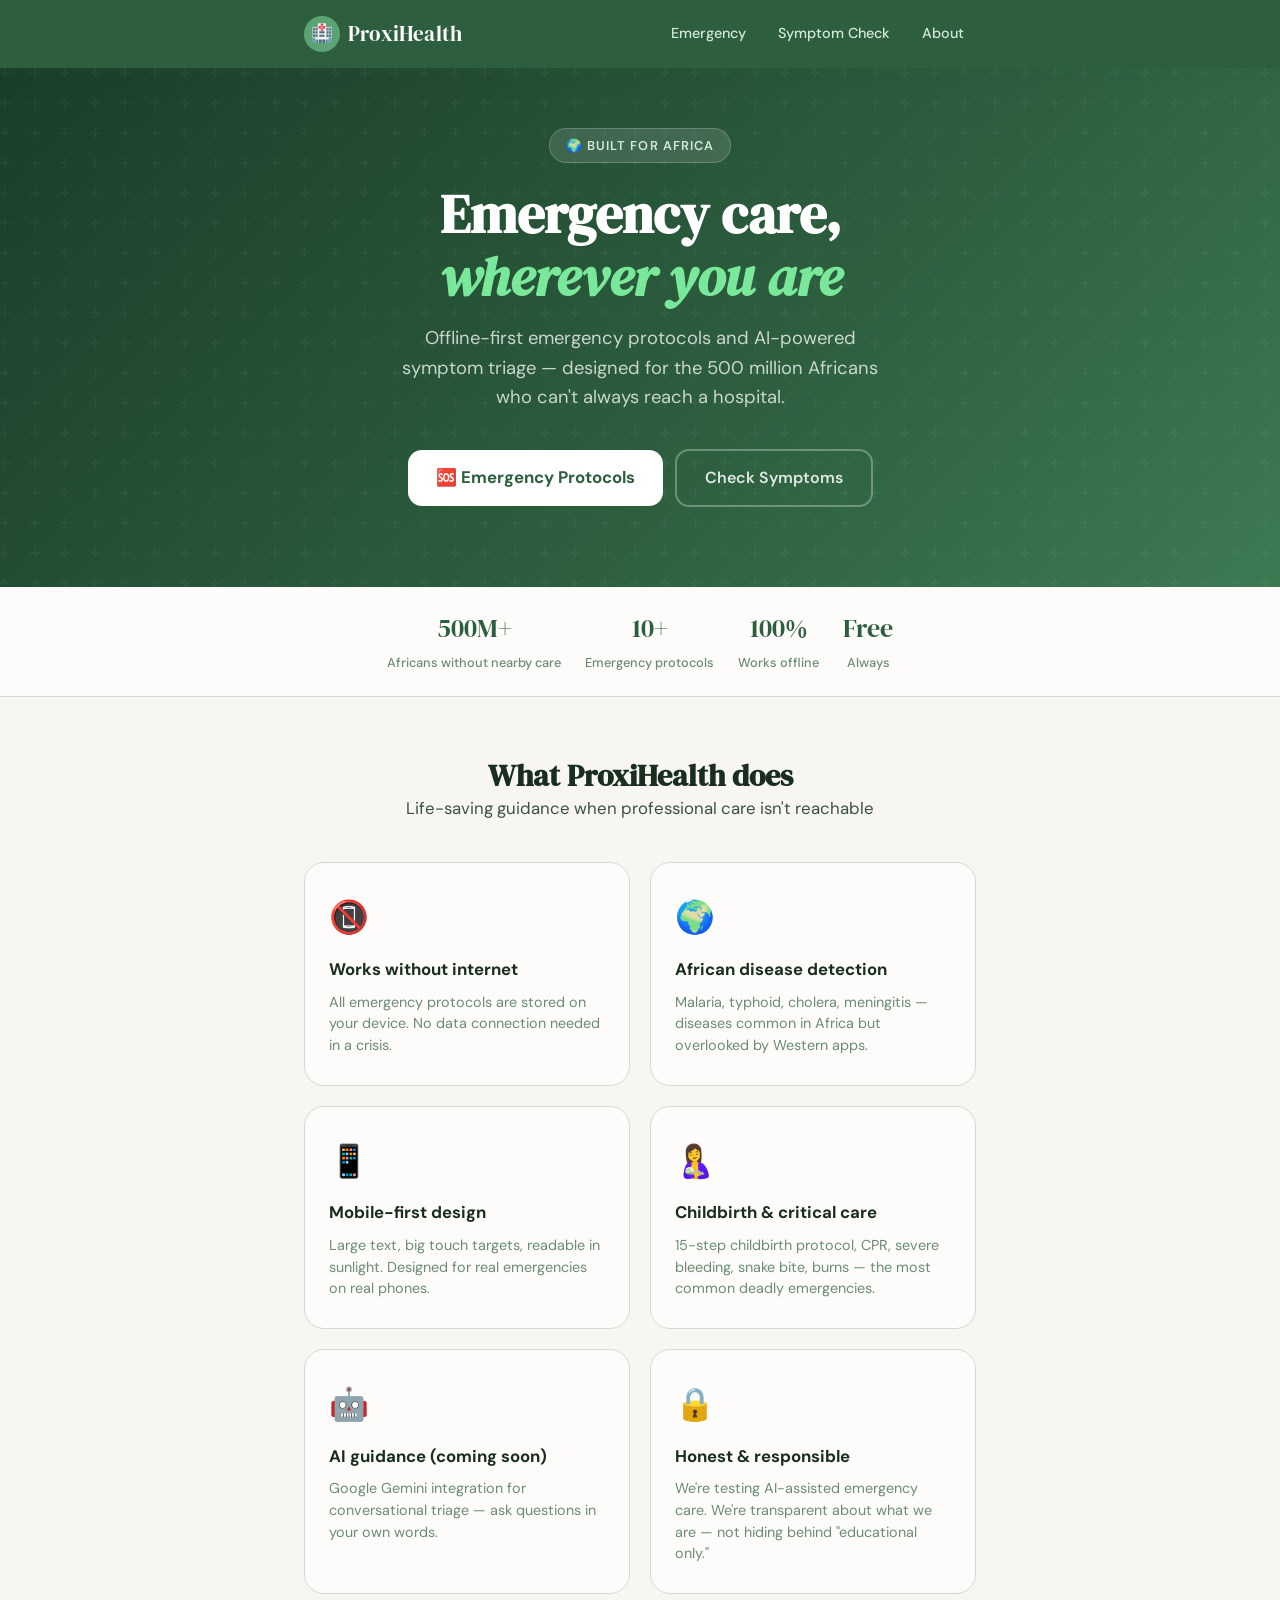
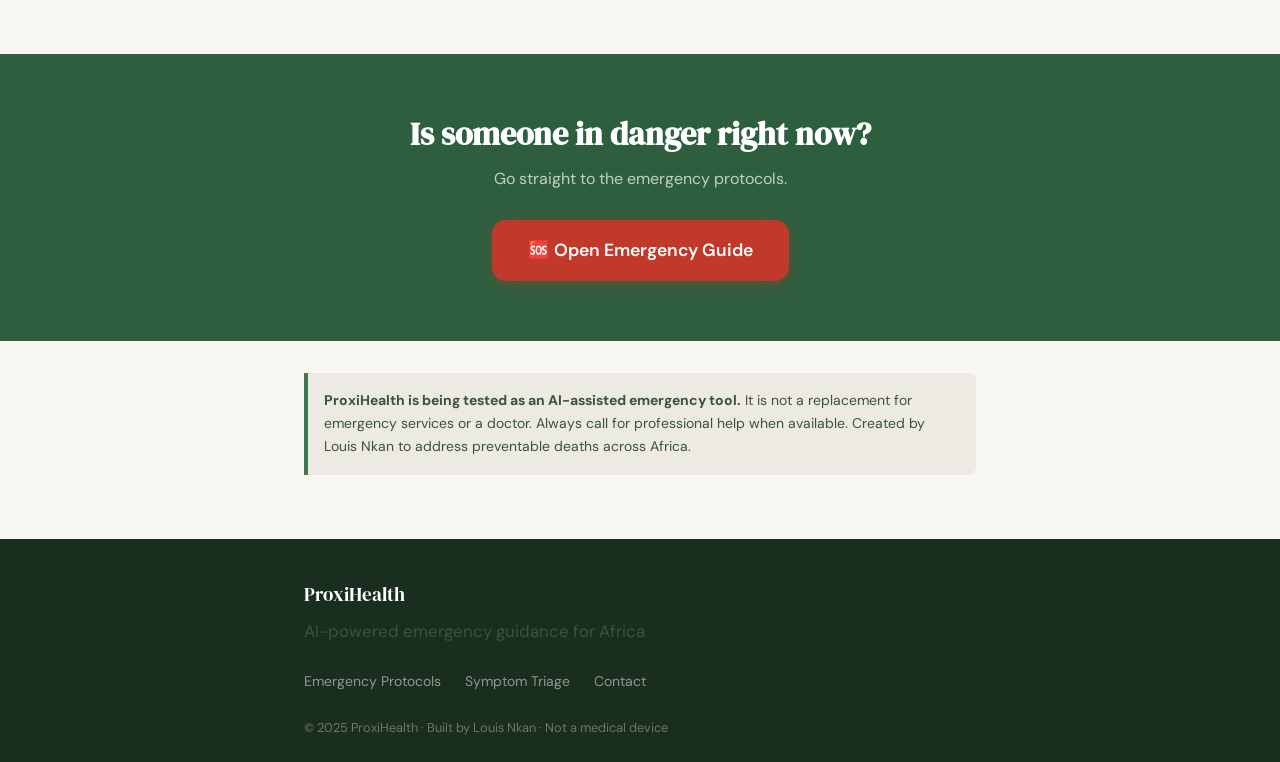
<file: Index.html>
<!DOCTYPE html>
<html lang="en">
<head>
  <meta charset="UTF-8" />
  <meta name="viewport" content="width=device-width, initial-scale=1.0" />
  <meta name="description" content="ProxiHealth — AI-powered emergency medical guidance for Africa. Free, offline-first, mobile-first." />
  <meta name="theme-color" content="#2D5F3F" />
  <title>ProxiHealth — Emergency Medical Guidance</title>
  <link rel="stylesheet" href="css/styles.css" />
  <style>
    /* Homepage-specific styles */
    .hero {
      background: linear-gradient(135deg, #1A3D28 0%, var(--green-deep) 60%, #3D7A52 100%);
      padding: 60px 0 80px;
      color: #fff;
      text-align: center;
      position: relative;
      overflow: hidden;
    }

    .hero::before {
      content: '';
      position: absolute;
      inset: 0;
      background: url("data:image/svg+xml,%3Csvg width='60' height='60' viewBox='0 0 60 60' xmlns='http://www.w3.org/2000/svg'%3E%3Cg fill='none' fill-rule='evenodd'%3E%3Cg fill='%23ffffff' fill-opacity='0.03'%3E%3Cpath d='M36 34v-4h-2v4h-4v2h4v4h2v-4h4v-2h-4zm0-30V0h-2v4h-4v2h4v4h2V6h4V4h-4zM6 34v-4H4v4H0v2h4v4h2v-4h4v-2H6zM6 4V0H4v4H0v2h4v4h2V6h4V4H6z'/%3E%3C/g%3E%3C/g%3E%3C/svg%3E");
    }

    .hero__badge {
      display: inline-flex;
      align-items: center;
      gap: 8px;
      background: rgba(255,255,255,0.12);
      border: 1px solid rgba(255,255,255,0.2);
      padding: 6px 16px;
      border-radius: 999px;
      font-size: 0.8rem;
      font-weight: 600;
      letter-spacing: 0.08em;
      text-transform: uppercase;
      margin-bottom: 20px;
      color: #D4EAD9;
    }

    .hero__title {
      font-family: 'DM Serif Display', Georgia, serif;
      font-size: clamp(2rem, 7vw, 3.4rem);
      color: #fff;
      line-height: 1.15;
      margin-bottom: 16px;
      max-width: 600px;
      margin-left: auto;
      margin-right: auto;
    }

    .hero__title em {
      font-style: italic;
      color: #7AE89A;
    }

    .hero__sub {
      font-size: clamp(1rem, 2.5vw, 1.15rem);
      color: rgba(255,255,255,0.75);
      max-width: 480px;
      margin: 0 auto 36px;
      line-height: 1.6;
    }

    .hero__buttons {
      display: flex;
      flex-direction: column;
      gap: 12px;
      align-items: center;
      max-width: 320px;
      margin: 0 auto;
    }

    @media (min-width: 480px) {
      .hero__buttons { flex-direction: row; max-width: none; justify-content: center; }
    }

    .hero__btn-primary {
      background: #fff;
      color: var(--green-deep);
      border: none;
      padding: 14px 28px;
      border-radius: 14px;
      font-size: 1.05rem;
      font-weight: 700;
      cursor: pointer;
      text-decoration: none;
      display: inline-flex;
      align-items: center;
      gap: 8px;
      min-height: 52px;
      transition: transform 0.15s, box-shadow 0.15s;
      white-space: nowrap;
    }
    .hero__btn-primary:hover {
      transform: translateY(-2px);
      box-shadow: 0 8px 24px rgba(0,0,0,0.2);
      color: var(--green-deep);
      text-decoration: none;
    }

    .hero__btn-secondary {
      background: transparent;
      color: rgba(255,255,255,0.85);
      border: 2px solid rgba(255,255,255,0.3);
      padding: 14px 28px;
      border-radius: 14px;
      font-size: 1rem;
      font-weight: 600;
      cursor: pointer;
      text-decoration: none;
      display: inline-flex;
      align-items: center;
      gap: 8px;
      min-height: 52px;
      transition: all 0.15s;
      white-space: nowrap;
    }
    .hero__btn-secondary:hover {
      background: rgba(255,255,255,0.1);
      color: #fff;
      text-decoration: none;
    }

    .stats-bar {
      background: var(--warm-white);
      border-bottom: 1px solid var(--border);
      padding: 20px 0;
    }

    .stats-bar__inner {
      display: flex;
      flex-wrap: wrap;
      gap: 24px;
      justify-content: center;
    }

    .stat {
      text-align: center;
    }

    .stat__num {
      font-family: 'DM Serif Display', Georgia, serif;
      font-size: 1.6rem;
      color: var(--green-deep);
      display: block;
    }

    .stat__label {
      font-size: 0.8rem;
      color: var(--text-light);
      font-weight: 500;
    }

    .features {
      padding: 60px 0;
    }

    .features__title {
      text-align: center;
      margin-bottom: 40px;
    }

    .features__grid {
      display: grid;
      grid-template-columns: 1fr;
      gap: 20px;
    }

    @media (min-width: 560px) {
      .features__grid { grid-template-columns: 1fr 1fr; }
    }

    .feature-card {
      background: var(--warm-white);
      border: 1px solid var(--border);
      border-radius: 20px;
      padding: 28px 24px;
      transition: box-shadow 0.2s, transform 0.2s;
    }

    .feature-card:hover {
      box-shadow: 0 8px 24px var(--shadow-soft);
      transform: translateY(-2px);
    }

    .feature-card__icon {
      font-size: 2rem;
      margin-bottom: 12px;
      display: block;
    }

    .feature-card__title {
      font-size: 1.05rem;
      font-weight: 700;
      color: var(--text-dark);
      margin-bottom: 8px;
    }

    .feature-card__desc {
      font-size: 0.9rem;
      color: var(--text-light);
      line-height: 1.5;
      margin: 0;
    }

    .emergency-cta {
      background: var(--green-deep);
      padding: 60px 0;
      text-align: center;
      color: #fff;
    }

    .emergency-cta__title {
      font-family: 'DM Serif Display', Georgia, serif;
      font-size: clamp(1.5rem, 4vw, 2rem);
      color: #fff;
      margin-bottom: 12px;
    }

    .emergency-cta__sub {
      color: rgba(255,255,255,0.7);
      margin-bottom: 28px;
      font-size: 1rem;
    }
  </style>
</head>
<body>

  <!-- Navigation -->
  <nav class="nav" role="navigation" aria-label="Main navigation">
    <div class="container nav__inner">
      <a href="index.html" class="nav__brand" aria-label="ProxiHealth home">
        <div class="nav__logo">🏥</div>
        <span class="nav__title">ProxiHealth</span>
      </a>
      <div class="nav__links">
        <a href="emergency.html" class="nav__link">Emergency</a>
        <a href="triage.html" class="nav__link">Symptom Check</a>
        <a href="index.html" class="nav__link">About</a>
      </div>
    </div>
  </nav>

  <!-- Hero -->
  <section class="hero">
    <div class="container">
      <div class="hero__badge">🌍 Built for Africa</div>
      <h1 class="hero__title">
        Emergency care,<br>
        <em>wherever you are</em>
      </h1>
      <p class="hero__sub">
        Offline-first emergency protocols and AI-powered symptom triage —
        designed for the 500 million Africans who can't always reach a hospital.
      </p>
      <div class="hero__buttons">
        <a href="emergency.html" class="hero__btn-primary">🆘 Emergency Protocols</a>
        <a href="triage.html" class="hero__btn-secondary">Check Symptoms</a>
      </div>
    </div>
  </section>

  <!-- Stats -->
  <div class="stats-bar">
    <div class="container stats-bar__inner">
      <div class="stat">
        <span class="stat__num">500M+</span>
        <span class="stat__label">Africans without nearby care</span>
      </div>
      <div class="stat">
        <span class="stat__num">10+</span>
        <span class="stat__label">Emergency protocols</span>
      </div>
      <div class="stat">
        <span class="stat__num">100%</span>
        <span class="stat__label">Works offline</span>
      </div>
      <div class="stat">
        <span class="stat__num">Free</span>
        <span class="stat__label">Always</span>
      </div>
    </div>
  </div>

  <!-- Features -->
  <section class="features">
    <div class="container">
      <div class="features__title">
        <h2>What ProxiHealth does</h2>
        <p>Life-saving guidance when professional care isn't reachable</p>
      </div>
      <div class="features__grid">
        <div class="feature-card">
          <span class="feature-card__icon">📵</span>
          <div class="feature-card__title">Works without internet</div>
          <p class="feature-card__desc">All emergency protocols are stored on your device. No data connection needed in a crisis.</p>
        </div>
        <div class="feature-card">
          <span class="feature-card__icon">🌍</span>
          <div class="feature-card__title">African disease detection</div>
          <p class="feature-card__desc">Malaria, typhoid, cholera, meningitis — diseases common in Africa but overlooked by Western apps.</p>
        </div>
        <div class="feature-card">
          <span class="feature-card__icon">📱</span>
          <div class="feature-card__title">Mobile-first design</div>
          <p class="feature-card__desc">Large text, big touch targets, readable in sunlight. Designed for real emergencies on real phones.</p>
        </div>
        <div class="feature-card">
          <span class="feature-card__icon">🤱</span>
          <div class="feature-card__title">Childbirth & critical care</div>
          <p class="feature-card__desc">15-step childbirth protocol, CPR, severe bleeding, snake bite, burns — the most common deadly emergencies.</p>
        </div>
        <div class="feature-card">
          <span class="feature-card__icon">🤖</span>
          <div class="feature-card__title">AI guidance (coming soon)</div>
          <p class="feature-card__desc">Google Gemini integration for conversational triage — ask questions in your own words.</p>
        </div>
        <div class="feature-card">
          <span class="feature-card__icon">🔒</span>
          <div class="feature-card__title">Honest & responsible</div>
          <p class="feature-card__desc">We're testing AI-assisted emergency care. We're transparent about what we are — not hiding behind "educational only."</p>
        </div>
      </div>
    </div>
  </section>

  <!-- Emergency CTA -->
  <section class="emergency-cta">
    <div class="container">
      <h2 class="emergency-cta__title">Is someone in danger right now?</h2>
      <p class="emergency-cta__sub">Go straight to the emergency protocols.</p>
      <a href="emergency.html" class="btn btn--emergency btn--inline" style="font-size:1.1rem; padding: 16px 36px;">
        🆘 Open Emergency Guide
      </a>
    </div>
  </section>

  <!-- Disclaimer -->
  <div class="container">
    <div class="disclaimer" style="margin-top: 32px;">
      <strong>ProxiHealth is being tested as an AI-assisted emergency tool.</strong>
      It is not a replacement for emergency services or a doctor.
      Always call for professional help when available.
      Created by Louis Nkan to address preventable deaths across Africa.
    </div>
  </div>

  <!-- Footer -->
  <footer class="footer">
    <div class="container">
      <div class="footer__brand">ProxiHealth</div>
      <p class="footer__tagline">AI-powered emergency guidance for Africa</p>
      <div class="footer__links">
        <a href="emergency.html">Emergency Protocols</a>
        <a href="triage.html">Symptom Triage</a>
        <a href="mailto:contact@getproxihealth.com">Contact</a>
      </div>
      <p style="font-size: 0.8rem; margin: 0; color: rgba(255,255,255,0.35);">
        © 2025 ProxiHealth · Built by Louis Nkan · Not a medical device
      </p>
    </div>
  </footer>

  <script src="js/security.js"></script>
  <script src="js/app.js"></script>
</body>
</html>
</file>
<file: css/styles.css>
/* ============================================
   ProxiHealth Global Styles
   Mobile-first, overflow-proof, accessible
   ============================================ */

/* --- Google Fonts --- */
@import url('https://fonts.googleapis.com/css2?family=DM+Serif+Display:ital@0;1&family=DM+Sans:wght@300;400;500;600;700&display=swap');

/* --- CSS Reset & Variables --- */
*, *::before, *::after {
  box-sizing: border-box;
  margin: 0;
  padding: 0;
  /* CRITICAL: Prevent text overflow on mobile */
  word-wrap: break-word;
  overflow-wrap: break-word;
  -webkit-hyphens: auto;
  hyphens: auto;
  max-width: 100%;
}

:root {
  /* Colors */
  --green-deep:    #2D5F3F;
  --green-mid:     #3D7A52;
  --green-light:   #5CA373;
  --green-pale:    #D4EAD9;
  --green-mist:    #EBF5EC;
  --cream:         #F8F6F3;
  --cream-dark:    #EDE9E3;
  --warm-white:    #FDFCFA;
  --text-dark:     #1A2E1F;
  --text-mid:      #3B5243;
  --text-light:    #6B8C74;
  --alert-red:     #C0392B;
  --alert-orange:  #E67E22;
  --alert-bg:      #FFF3F3;
  --border:        #D0DDD3;
  --shadow-soft:   rgba(45, 95, 63, 0.10);
  --shadow-mid:    rgba(45, 95, 63, 0.18);

  /* Typography */
  --font-display: 'DM Serif Display', Georgia, serif;
  --font-body:    'DM Sans', system-ui, sans-serif;

  /* Spacing */
  --space-xs:  4px;
  --space-sm:  8px;
  --space-md:  16px;
  --space-lg:  24px;
  --space-xl:  40px;
  --space-2xl: 64px;

  /* Layout */
  --max-content: 720px;
  --radius-sm: 8px;
  --radius-md: 14px;
  --radius-lg: 24px;
  --touch-target: 48px;
}

/* --- Base --- */
html {
  font-size: 16px;
  -webkit-text-size-adjust: 100%;
  scroll-behavior: smooth;
}

body {
  font-family: var(--font-body);
  font-size: 1rem;
  line-height: 1.65;
  color: var(--text-dark);
  background-color: var(--cream);
  min-height: 100vh;
  overflow-x: hidden;
}

/* --- Typography Scale --- */
h1, h2, h3, h4, h5, h6 {
  font-family: var(--font-display);
  line-height: 1.25;
  color: var(--text-dark);
  word-wrap: break-word;
  overflow-wrap: break-word;
}

h1 { font-size: clamp(1.75rem, 5vw, 2.5rem); }
h2 { font-size: clamp(1.4rem, 4vw, 1.9rem); }
h3 { font-size: clamp(1.15rem, 3vw, 1.4rem); }
h4 { font-size: 1.1rem; font-weight: 600; }

p {
  font-size: clamp(1rem, 2.5vw, 1.05rem);
  color: var(--text-mid);
  margin-bottom: var(--space-md);
}

p:last-child { margin-bottom: 0; }

a {
  color: var(--green-mid);
  text-decoration: underline;
  text-decoration-color: var(--green-pale);
  transition: color 0.2s;
}
a:hover { color: var(--green-deep); }

/* --- Layout Containers --- */
.container {
  width: 100%;
  max-width: var(--max-content);
  margin: 0 auto;
  padding: 0 var(--space-md);
}

.container--wide {
  max-width: 960px;
}

/* --- Navigation --- */
.nav {
  background: var(--green-deep);
  padding: var(--space-md) 0;
  position: sticky;
  top: 0;
  z-index: 100;
  box-shadow: 0 2px 12px var(--shadow-mid);
}

.nav__inner {
  display: flex;
  align-items: center;
  justify-content: space-between;
  gap: var(--space-md);
  flex-wrap: wrap;
}

.nav__brand {
  display: flex;
  align-items: center;
  gap: var(--space-sm);
  text-decoration: none;
}

.nav__logo {
  width: 36px;
  height: 36px;
  background: var(--green-light);
  border-radius: 50%;
  display: flex;
  align-items: center;
  justify-content: center;
  font-size: 1.1rem;
  flex-shrink: 0;
}

.nav__title {
  font-family: var(--font-display);
  font-size: 1.3rem;
  color: var(--warm-white);
  letter-spacing: 0.01em;
}

.nav__links {
  display: flex;
  gap: var(--space-sm);
  align-items: center;
  flex-wrap: wrap;
}

.nav__link {
  color: var(--green-pale);
  text-decoration: none;
  font-size: 0.9rem;
  font-weight: 500;
  padding: 6px 12px;
  border-radius: var(--radius-sm);
  transition: background 0.2s, color 0.2s;
  white-space: nowrap;
}

.nav__link:hover,
.nav__link--active {
  background: rgba(255,255,255,0.12);
  color: #fff;
}

/* --- Buttons --- */
.btn {
  display: inline-flex;
  align-items: center;
  justify-content: center;
  gap: var(--space-sm);
  min-height: var(--touch-target);
  padding: 12px 24px;
  border: none;
  border-radius: var(--radius-md);
  font-family: var(--font-body);
  font-size: 1rem;
  font-weight: 600;
  cursor: pointer;
  text-decoration: none;
  transition: transform 0.15s, box-shadow 0.15s, background 0.2s;
  white-space: normal;
  text-align: center;
  word-wrap: break-word;
  -webkit-tap-highlight-color: transparent;
  width: 100%;
}

.btn:active { transform: scale(0.97); }

.btn--primary {
  background: var(--green-deep);
  color: #fff;
  box-shadow: 0 4px 16px var(--shadow-mid);
}
.btn--primary:hover {
  background: var(--green-mid);
  box-shadow: 0 6px 20px var(--shadow-mid);
  color: #fff;
  text-decoration: none;
}

.btn--secondary {
  background: var(--warm-white);
  color: var(--green-deep);
  border: 2px solid var(--green-pale);
}
.btn--secondary:hover {
  background: var(--green-mist);
  color: var(--green-deep);
  text-decoration: none;
}

.btn--emergency {
  background: var(--alert-red);
  color: #fff;
  font-size: 1.1rem;
  box-shadow: 0 4px 20px rgba(192, 57, 43, 0.3);
}
.btn--emergency:hover {
  background: #a93226;
  color: #fff;
  text-decoration: none;
}

.btn--inline {
  width: auto;
  display: inline-flex;
}

/* --- Cards --- */
.card {
  background: var(--warm-white);
  border: 1px solid var(--border);
  border-radius: var(--radius-lg);
  padding: var(--space-lg);
  box-shadow: 0 2px 12px var(--shadow-soft);
  overflow: hidden;
}

.card--green {
  background: var(--green-mist);
  border-color: var(--green-pale);
}

.card--alert {
  background: var(--alert-bg);
  border-color: #f5c6c6;
}

/* --- Status Banner (replaces scary red bar) --- */
.status-banner {
  padding: var(--space-sm) var(--space-md);
  font-size: 0.875rem;
  font-weight: 500;
  display: flex;
  align-items: center;
  gap: var(--space-sm);
  border-radius: var(--radius-sm);
  margin-bottom: var(--space-md);
}

.status-banner--info {
  background: var(--green-mist);
  color: var(--green-deep);
  border: 1px solid var(--green-pale);
}

.status-banner--warn {
  background: #FEF9EC;
  color: #7D5A00;
  border: 1px solid #F5E19A;
}

.status-banner--urgent {
  background: #FFF3F3;
  color: #C0392B;
  border: 1px solid #F5C6C6;
}

/* --- Page Header --- */
.page-header {
  background: var(--green-deep);
  padding: var(--space-xl) 0 var(--space-lg);
  color: #fff;
}

.page-header__label {
  font-size: 0.8rem;
  font-weight: 600;
  letter-spacing: 0.12em;
  text-transform: uppercase;
  color: var(--green-pale);
  margin-bottom: var(--space-sm);
}

.page-header__title {
  font-family: var(--font-display);
  font-size: clamp(1.6rem, 5vw, 2.4rem);
  color: #fff;
  margin-bottom: var(--space-sm);
}

.page-header__subtitle {
  font-size: 1rem;
  color: rgba(255,255,255,0.75);
  max-width: 480px;
  margin-bottom: 0;
}

/* --- Steps / Protocol Steps --- */
.step {
  display: flex;
  gap: var(--space-md);
  padding: var(--space-md) 0;
  border-bottom: 1px solid var(--border);
}
.step:last-child { border-bottom: none; }

.step__number {
  width: 36px;
  height: 36px;
  background: var(--green-deep);
  color: #fff;
  border-radius: 50%;
  display: flex;
  align-items: center;
  justify-content: center;
  font-weight: 700;
  font-size: 0.9rem;
  flex-shrink: 0;
  margin-top: 2px;
}

.step__content {
  flex: 1;
  min-width: 0; /* CRITICAL: allows flex child to shrink below content size */
}

.step__title {
  font-size: 1.05rem;
  font-weight: 600;
  color: var(--text-dark);
  margin-bottom: var(--space-xs);
}

.step__desc {
  font-size: 0.95rem;
  color: var(--text-mid);
  margin: 0;
}

/* --- Loading State --- */
.loading-spinner {
  display: flex;
  flex-direction: column;
  align-items: center;
  justify-content: center;
  padding: var(--space-xl);
  gap: var(--space-md);
  color: var(--text-light);
}

.spinner {
  width: 36px;
  height: 36px;
  border: 3px solid var(--green-pale);
  border-top-color: var(--green-deep);
  border-radius: 50%;
  animation: spin 0.8s linear infinite;
}

@keyframes spin { to { transform: rotate(360deg); } }

/* --- Fallback Box (shows if JSON fails after 3s) --- */
.fallback-box {
  background: var(--green-mist);
  border: 2px solid var(--green-pale);
  border-radius: var(--radius-md);
  padding: var(--space-lg);
}

.fallback-box__title {
  font-family: var(--font-display);
  color: var(--green-deep);
  margin-bottom: var(--space-md);
}

/* --- Disclaimer --- */
.disclaimer {
  background: var(--cream-dark);
  border-left: 4px solid var(--green-mid);
  padding: var(--space-md);
  border-radius: 0 var(--radius-sm) var(--radius-sm) 0;
  font-size: 0.875rem;
  color: var(--text-mid);
  margin: var(--space-lg) 0;
}

/* --- Footer --- */
.footer {
  background: var(--text-dark);
  color: rgba(255,255,255,0.6);
  padding: var(--space-xl) 0 var(--space-lg);
  margin-top: var(--space-2xl);
  font-size: 0.875rem;
}

.footer__brand {
  font-family: var(--font-display);
  font-size: 1.2rem;
  color: #fff;
  margin-bottom: var(--space-sm);
}

.footer__tagline { margin-bottom: var(--space-lg); }

.footer__links {
  display: flex;
  gap: var(--space-lg);
  flex-wrap: wrap;
  margin-bottom: var(--space-lg);
}

.footer a {
  color: rgba(255,255,255,0.5);
  text-decoration: none;
}
.footer a:hover { color: #fff; }

/* --- Utilities --- */
.text-center { text-align: center; }
.text-sm { font-size: 0.875rem; }
.text-green { color: var(--green-mid); }
.text-red { color: var(--alert-red); }
.mt-sm { margin-top: var(--space-sm); }
.mt-md { margin-top: var(--space-md); }
.mt-lg { margin-top: var(--space-lg); }
.mt-xl { margin-top: var(--space-xl); }
.mb-md { margin-bottom: var(--space-md); }
.mb-lg { margin-bottom: var(--space-lg); }
.hidden { display: none !important; }
.sr-only {
  position: absolute; width: 1px; height: 1px;
  padding: 0; margin: -1px; overflow: hidden;
  clip: rect(0,0,0,0); border: 0;
}

/* --- Media Queries --- */
@media (min-width: 480px) {
  .btn { width: auto; }
  .btn-group { flex-direction: row; }
}

@media (min-width: 640px) {
  .container { padding: 0 var(--space-lg); }
  .card { padding: var(--space-xl); }
}

/* --- Print styles --- */
@media print {
  .nav, .footer, .btn { display: none !important; }
  body { background: #fff; color: #000; font-size: 12pt; }
  .card { border: 1px solid #ccc; box-shadow: none; page-break-inside: avoid; }
  .step { page-break-inside: avoid; }
  h2, h3 { page-break-after: avoid; }
  * { word-wrap: break-word !important; overflow-wrap: break-word !important; }
}
</file>
